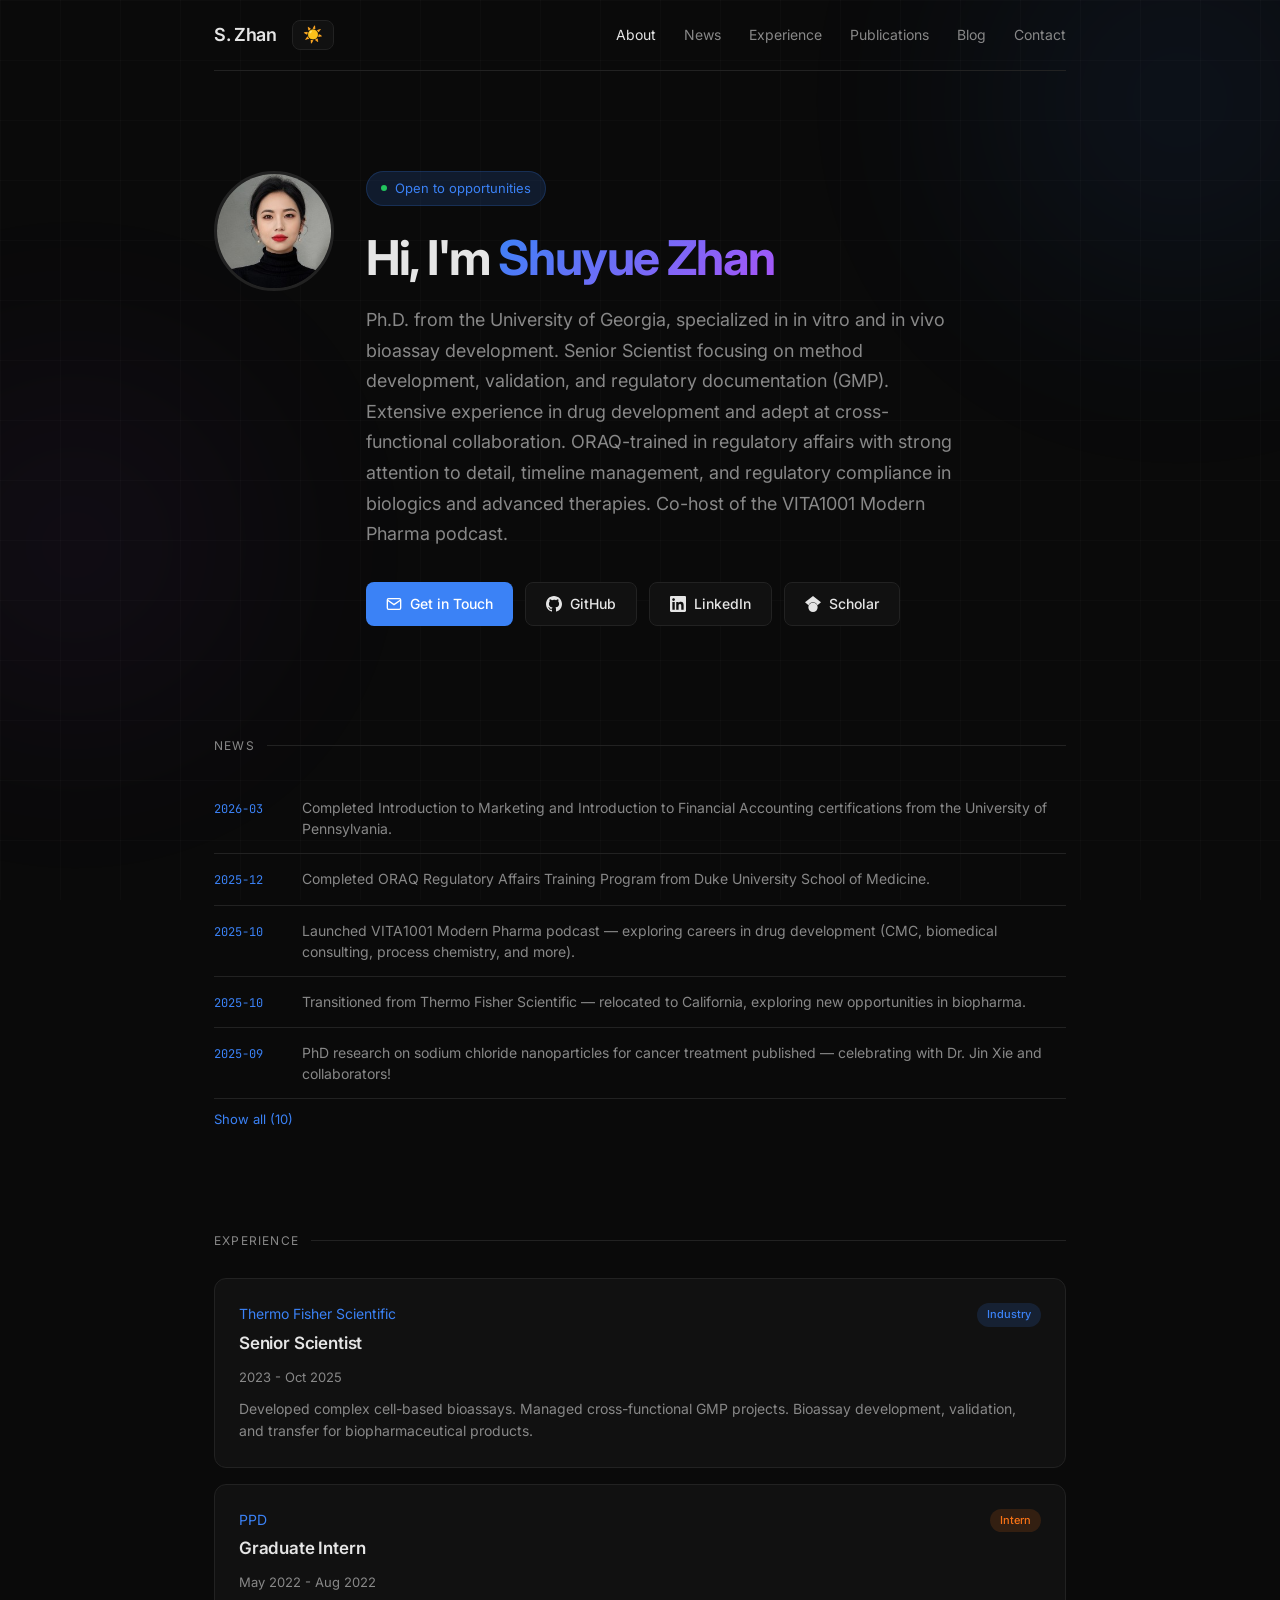
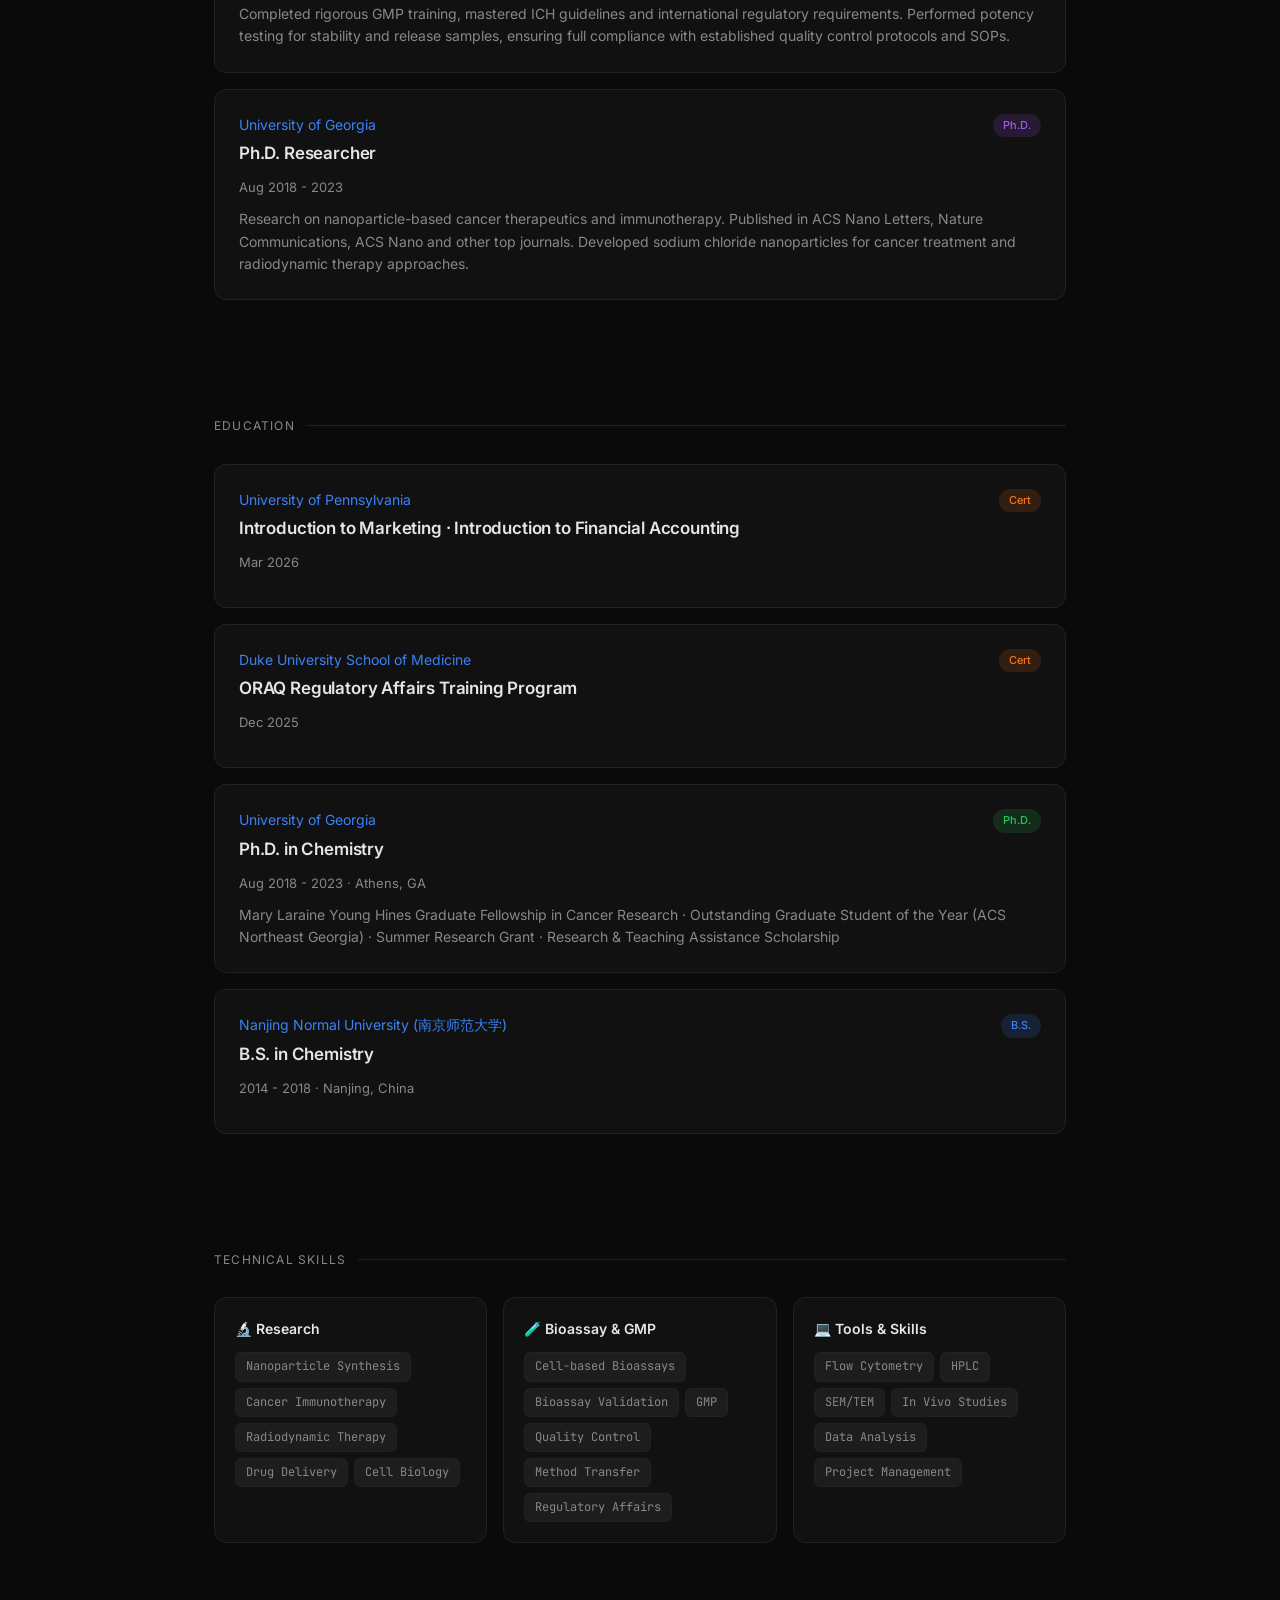
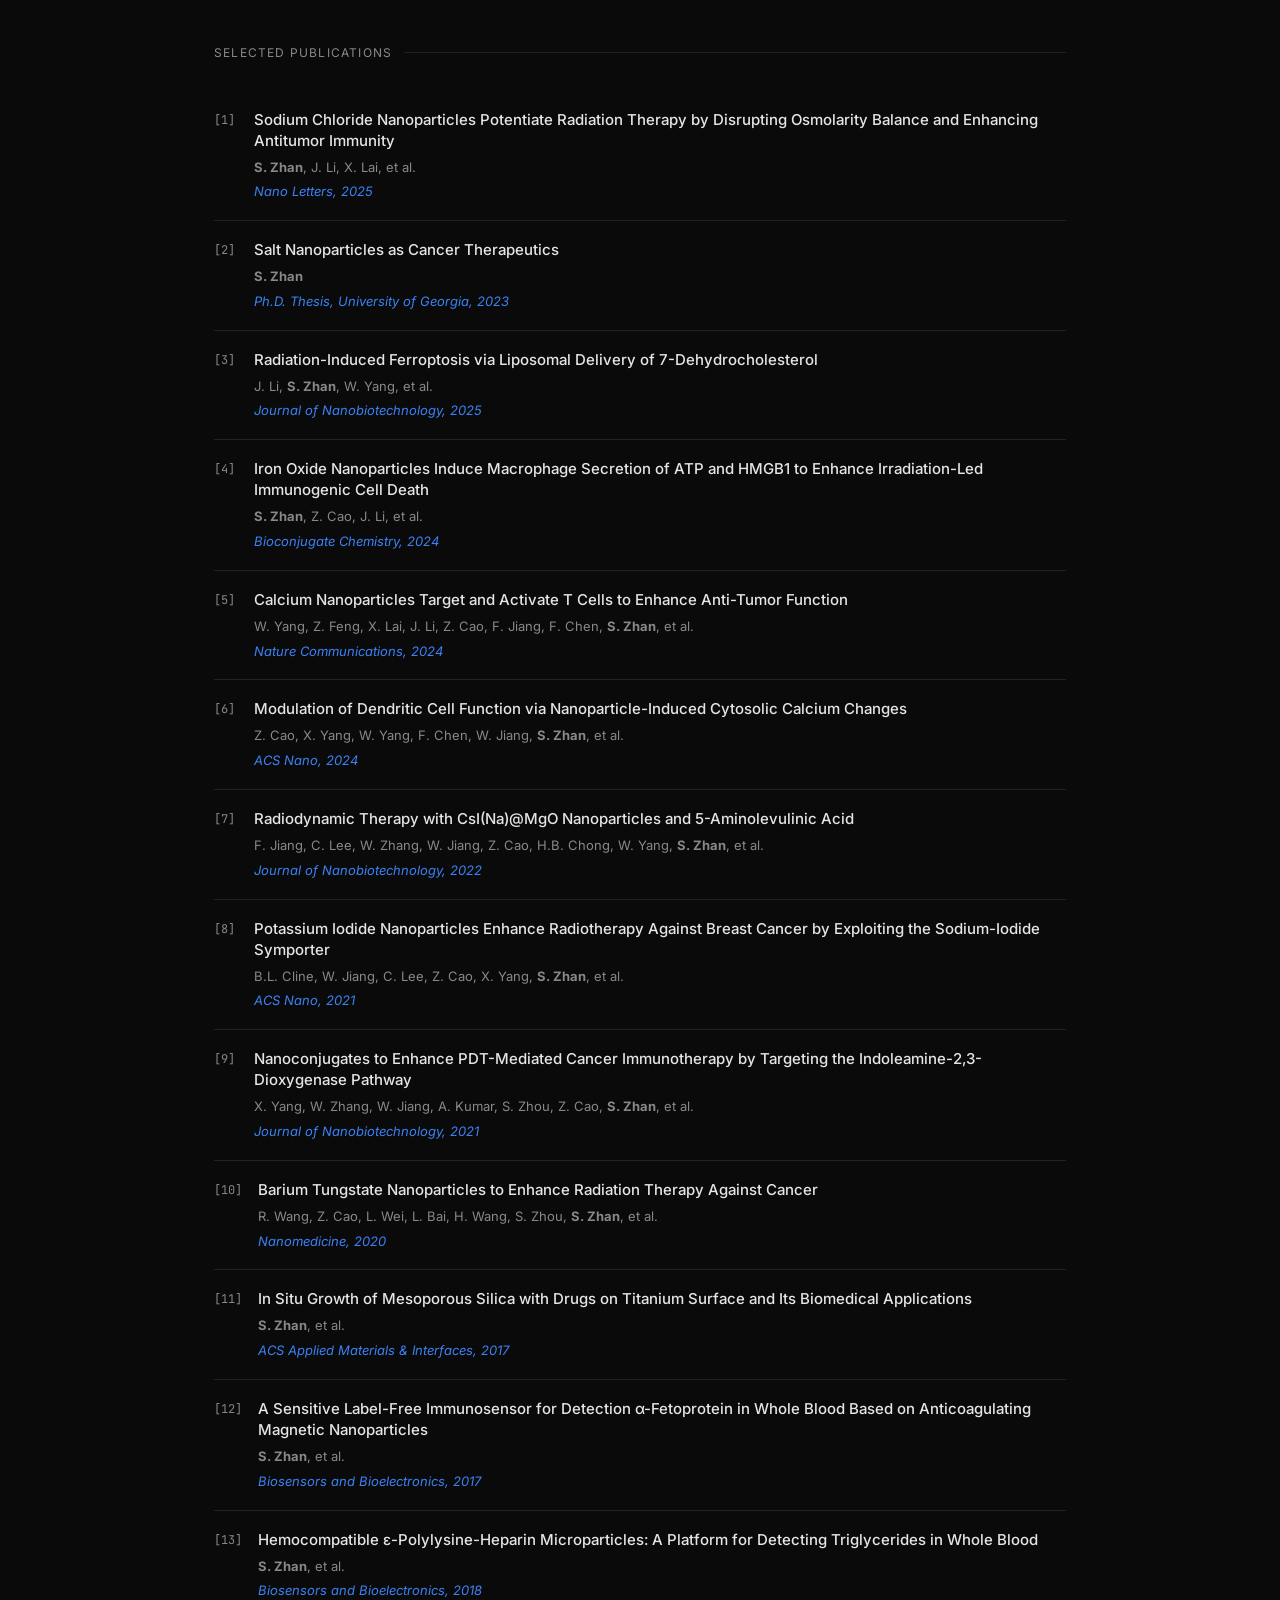
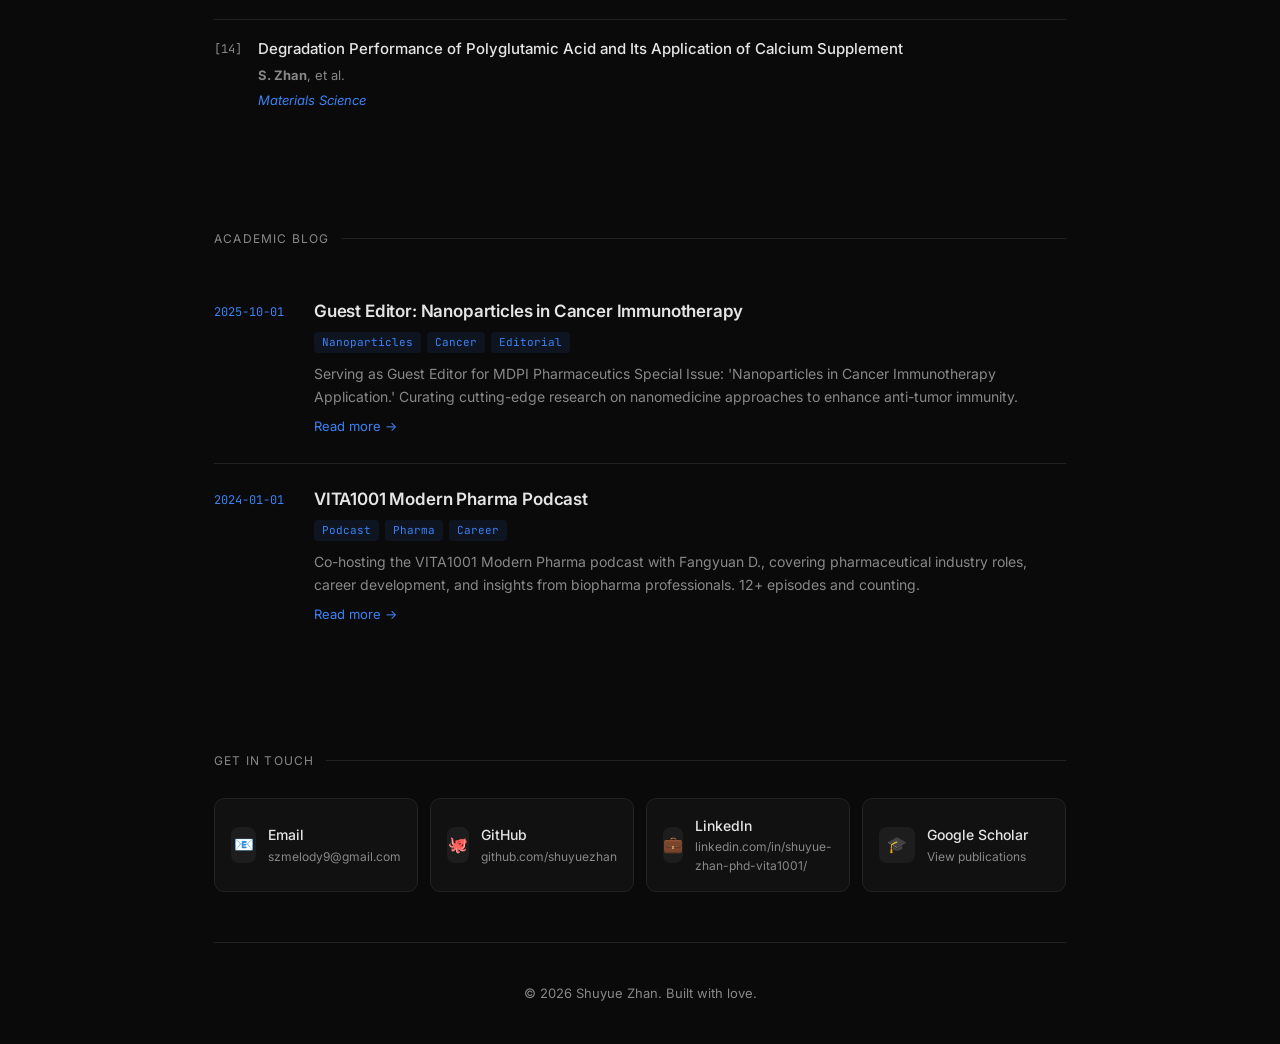
<file: index.html>
<!DOCTYPE html>
<html lang="en">
<head>
  <meta charset="UTF-8">
  <meta name="viewport" content="width=device-width, initial-scale=1.0">
  <title>Shuyue Zhan — Biopharma Scientist</title>
  <link href="https://fonts.googleapis.com/css2?family=Inter:wght@300;400;500;600;700&family=JetBrains+Mono:wght@400;500&display=swap" rel="stylesheet">
  <link rel="stylesheet" href="style.css">
</head>
<body>
  <div class="glow-orb glow-1"></div>
  <div class="glow-orb glow-2"></div>

  <div class="container">
    <nav id="nav"></nav>

    <!-- Hero -->
    <div class="hero" id="about">
      <div class="hero-top">
        <img src="photo.jpg" alt="Shuyue Zhan" class="hero-photo">
        <div>
          <div class="hero-badge"><span class="dot"></span><span id="hero-badge"></span></div>
          <h1>Hi, I'm <span class="gradient" id="hero-name"></span></h1>
          <p class="hero-desc" id="hero-desc"></p>
          <div class="hero-links" id="hero-links"></div>
        </div>
      </div>
    </div>

    <!-- News (preview) -->
    <section id="news">
      <div class="section-title">News</div>
      <ul class="news-list" id="news-list"></ul>
    </section>

    <!-- Experience -->
    <section id="experience">
      <div class="section-title">Experience</div>
      <div id="experience-list"></div>
    </section>

    <!-- Education -->
    <section id="education">
      <div class="section-title">Education</div>
      <div id="education-list"></div>
    </section>

    <!-- Skills -->
    <section id="skills">
      <div class="section-title">Technical Skills</div>
      <div class="skills-grid" id="skills-grid"></div>
    </section>

    <!-- Publications (preview) -->
    <section id="publications">
      <div class="section-title">Selected Publications</div>
      <div id="pub-list"></div>
    </section>

    <!-- Blog (preview) -->
    <section id="blog">
      <div class="section-title">Academic Blog</div>
      <div class="blog-grid" id="blog-grid"></div>
    </section>

    <!-- Contact -->
    <section id="contact">
      <div class="section-title">Get in Touch</div>
      <div class="contact-grid" id="contact-grid"></div>
    </section>

    <footer id="footer"></footer>
  </div>

  <script src="data.js"></script>
  <script src="render.js"></script>
  <script>
    // Nav — links to dedicated pages
    renderNav('nav', '', 'about');
    initTheme();

    // Hero
    $('hero-badge').textContent = SITE.badge;
    $('hero-name').textContent = SITE.name;
    $('hero-desc').textContent = SITE.heroDesc;
    $('hero-links').innerHTML = `
      <a href="mailto:${SITE.email}" class="btn-primary">${ICONS.mail} Get in Touch</a>
      <a href="${SITE.github}" class="btn-secondary" target="_blank">${ICONS.github} GitHub</a>
      <a href="${SITE.linkedin}" class="btn-secondary" target="_blank">${ICONS.linkedin} LinkedIn</a>
      <a href="${SITE.scholar}" class="btn-secondary" target="_blank">${ICONS.scholar} Scholar</a>
    `;

    // Sections
    renderNews('news-list', false);
    renderCards(SITE.experience, 'experience-list');
    renderCards(SITE.education, 'education-list');
    renderSkills('skills-grid');
    renderPublications('pub-list');
    renderBlog('blog-grid', '');
    renderContact('contact-grid');
    renderFooter('footer');
  </script>
</body>
</html>
</file>
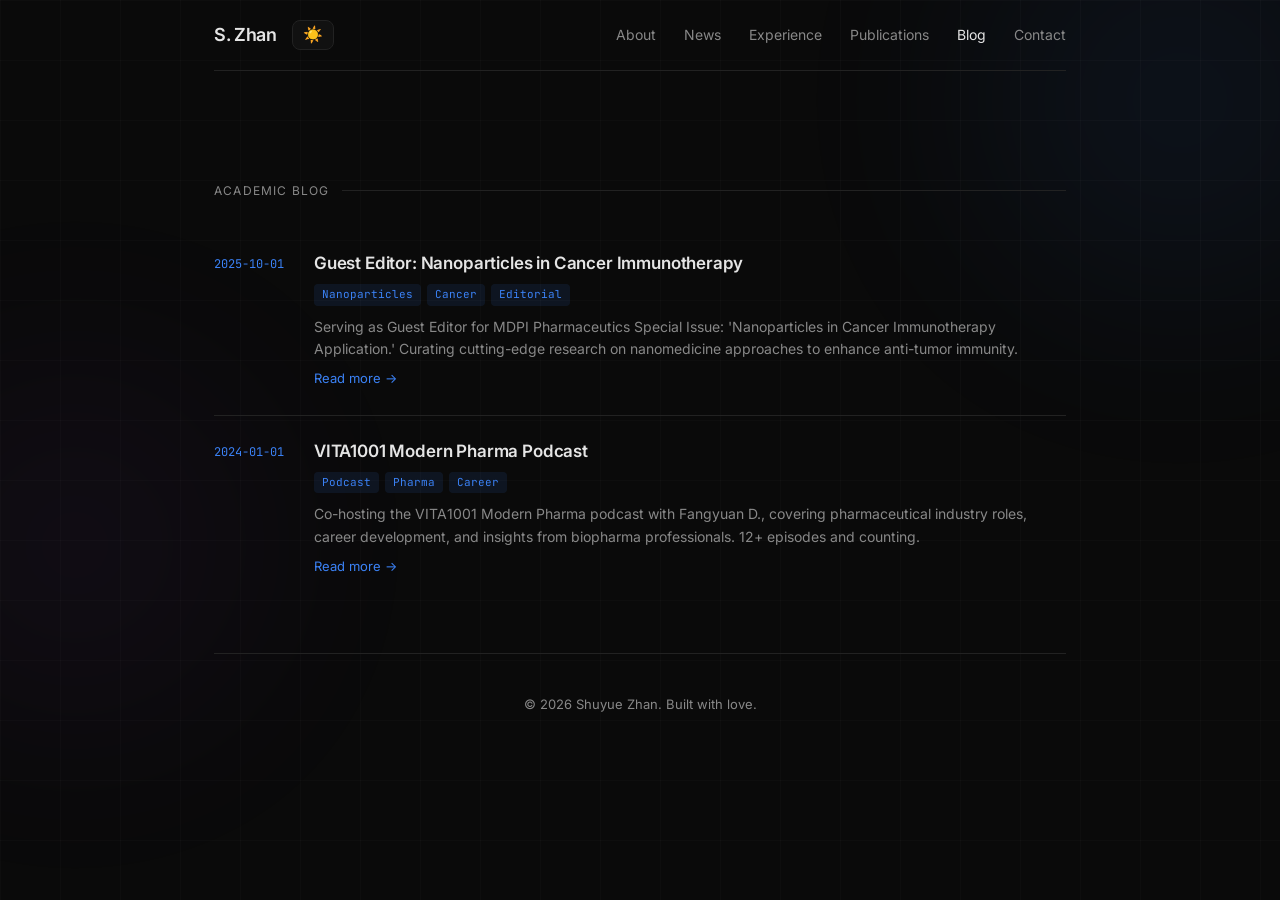
<file: pages/blog.html>
<!DOCTYPE html>
<html lang="en">
<head>
  <meta charset="UTF-8">
  <meta name="viewport" content="width=device-width, initial-scale=1.0">
  <title>Academic Blog — Shuyue Zhan</title>
  <link href="https://fonts.googleapis.com/css2?family=Inter:wght@300;400;500;600;700&family=JetBrains+Mono:wght@400;500&display=swap" rel="stylesheet">
  <link rel="stylesheet" href="../style.css">
</head>
<body>
  <div class="glow-orb glow-1"></div>
  <div class="glow-orb glow-2"></div>
  <div class="container">
    <nav id="nav"></nav>
    <section>
      <div class="section-title">Academic Blog</div>
      <div class="blog-grid" id="blog-grid"></div>
    </section>
    <footer id="footer"></footer>
  </div>
  <script src="../data.js"></script>
  <script src="../render.js"></script>
  <script>
    renderNav('nav', '../', 'blog');
    initTheme();
    renderBlog('blog-grid', '../');
    renderFooter('footer');
  </script>
</body>
</html>
</file>
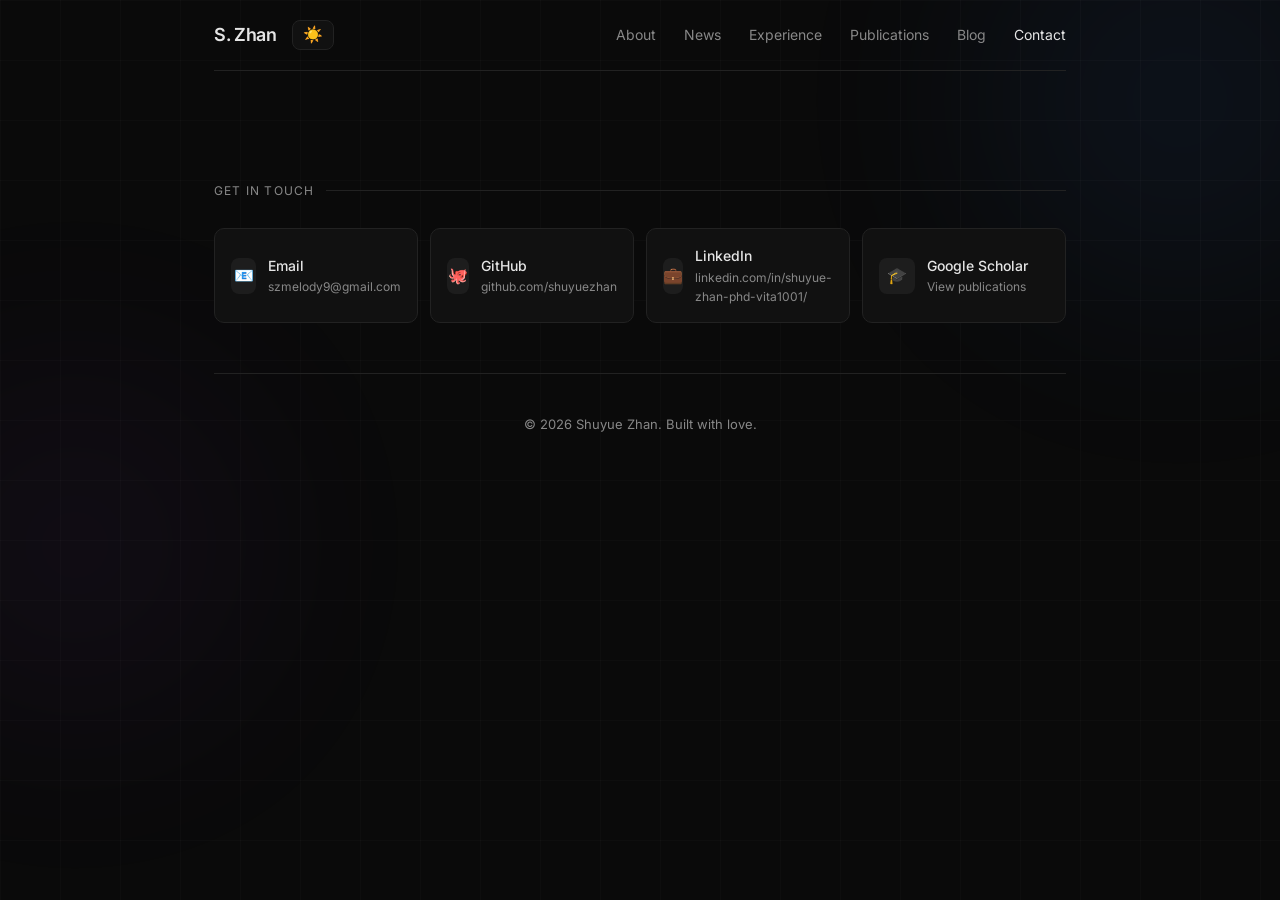
<file: pages/contact.html>
<!DOCTYPE html>
<html lang="en">
<head>
  <meta charset="UTF-8">
  <meta name="viewport" content="width=device-width, initial-scale=1.0">
  <title>Contact — Shuyue Zhan</title>
  <link href="https://fonts.googleapis.com/css2?family=Inter:wght@300;400;500;600;700&family=JetBrains+Mono:wght@400;500&display=swap" rel="stylesheet">
  <link rel="stylesheet" href="../style.css">
</head>
<body>
  <div class="glow-orb glow-1"></div>
  <div class="glow-orb glow-2"></div>
  <div class="container">
    <nav id="nav"></nav>
    <section>
      <div class="section-title">Get in Touch</div>
      <div class="contact-grid" id="contact-grid"></div>
    </section>
    <footer id="footer"></footer>
  </div>
  <script src="../data.js"></script>
  <script src="../render.js"></script>
  <script>
    renderNav('nav', '../', 'contact');
    initTheme();
    renderContact('contact-grid');
    renderFooter('footer');
  </script>
</body>
</html>
</file>
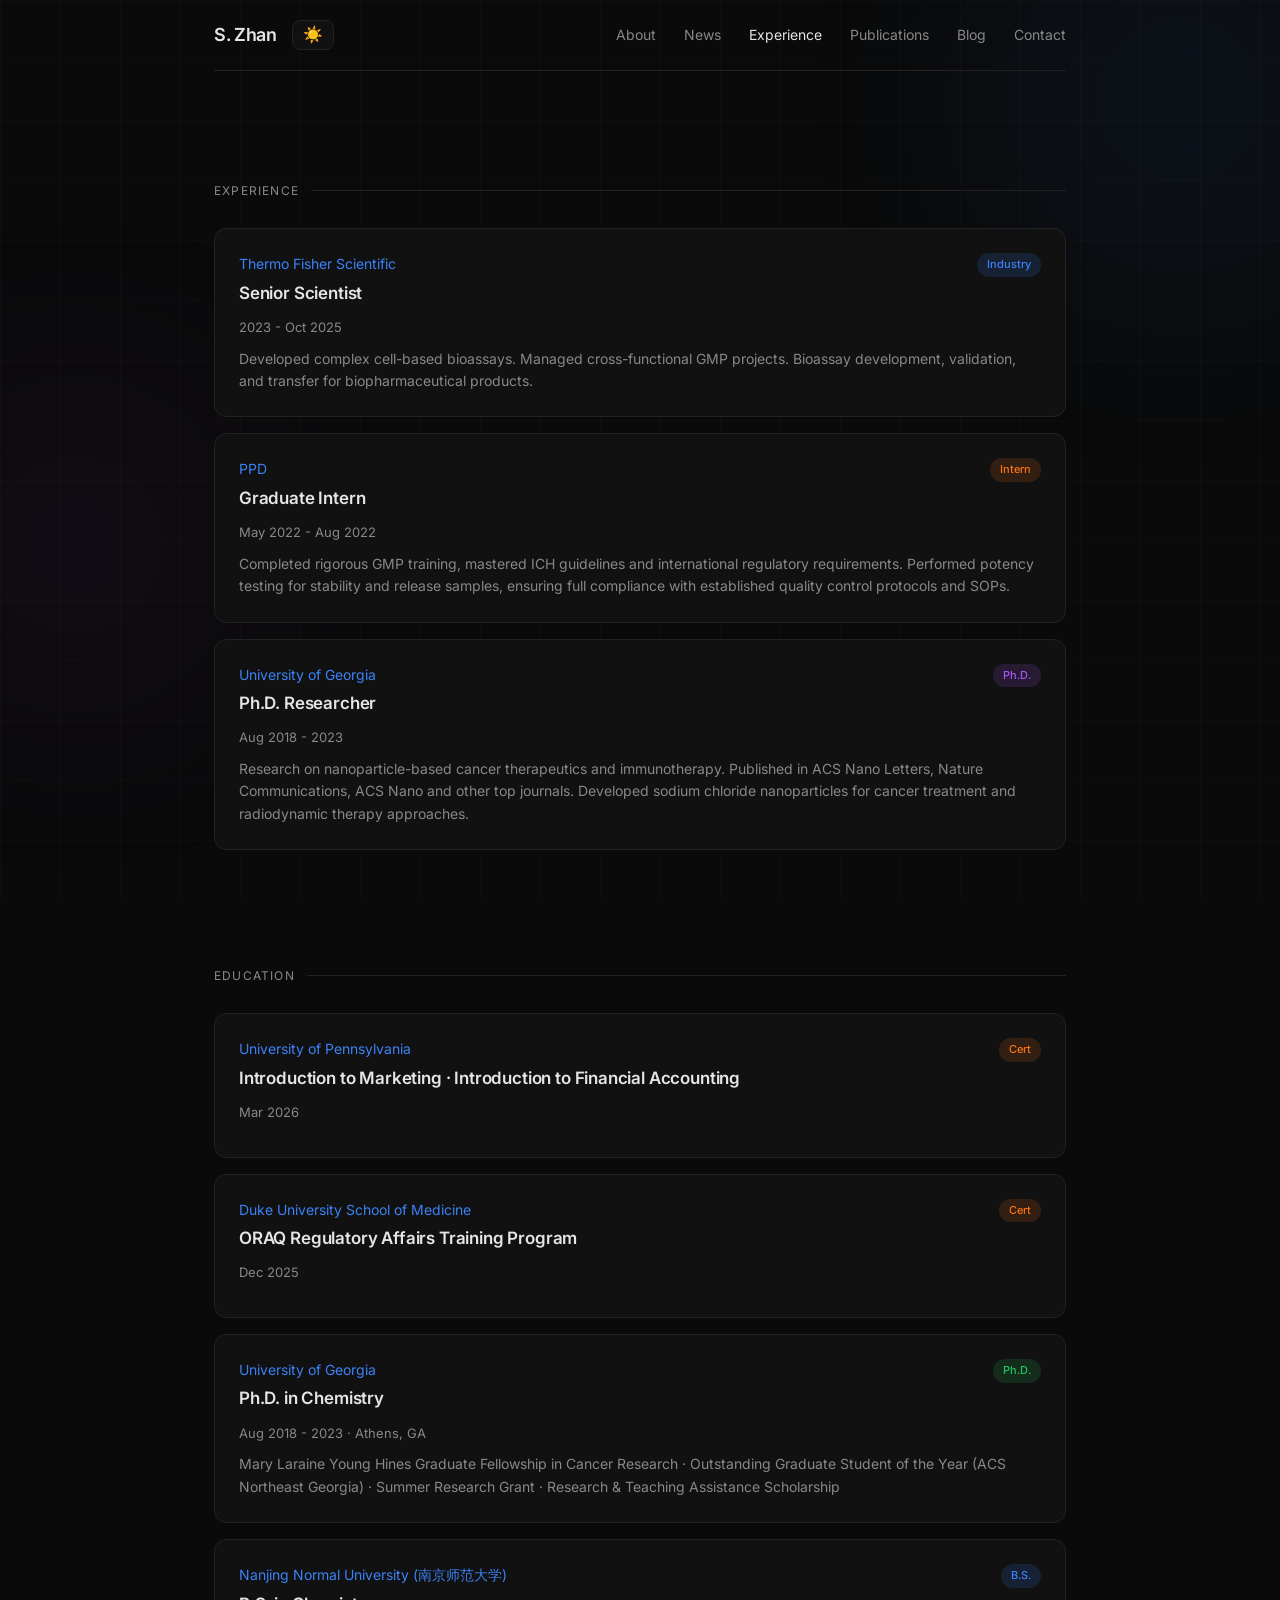
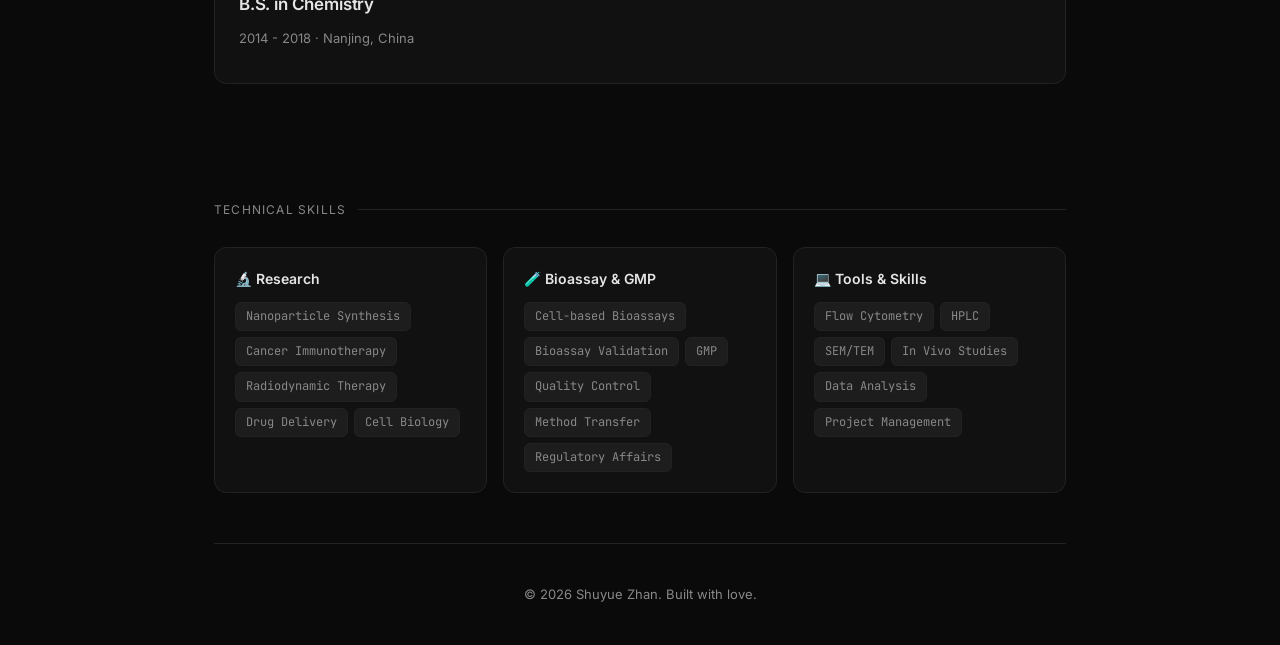
<file: pages/experience.html>
<!DOCTYPE html>
<html lang="en">
<head>
  <meta charset="UTF-8">
  <meta name="viewport" content="width=device-width, initial-scale=1.0">
  <title>Experience — Shuyue Zhan</title>
  <link href="https://fonts.googleapis.com/css2?family=Inter:wght@300;400;500;600;700&family=JetBrains+Mono:wght@400;500&display=swap" rel="stylesheet">
  <link rel="stylesheet" href="../style.css">
</head>
<body>
  <div class="glow-orb glow-1"></div>
  <div class="glow-orb glow-2"></div>
  <div class="container">
    <nav id="nav"></nav>
    <section>
      <div class="section-title">Experience</div>
      <div id="experience-list"></div>
    </section>
    <section>
      <div class="section-title">Education</div>
      <div id="education-list"></div>
    </section>
    <section>
      <div class="section-title">Technical Skills</div>
      <div class="skills-grid" id="skills-grid"></div>
    </section>
    <footer id="footer"></footer>
  </div>
  <script src="../data.js"></script>
  <script src="../render.js"></script>
  <script>
    renderNav('nav', '../', 'experience');
    initTheme();
    renderCards(SITE.experience, 'experience-list');
    renderCards(SITE.education, 'education-list');
    renderSkills('skills-grid');
    renderFooter('footer');
  </script>
</body>
</html>
</file>
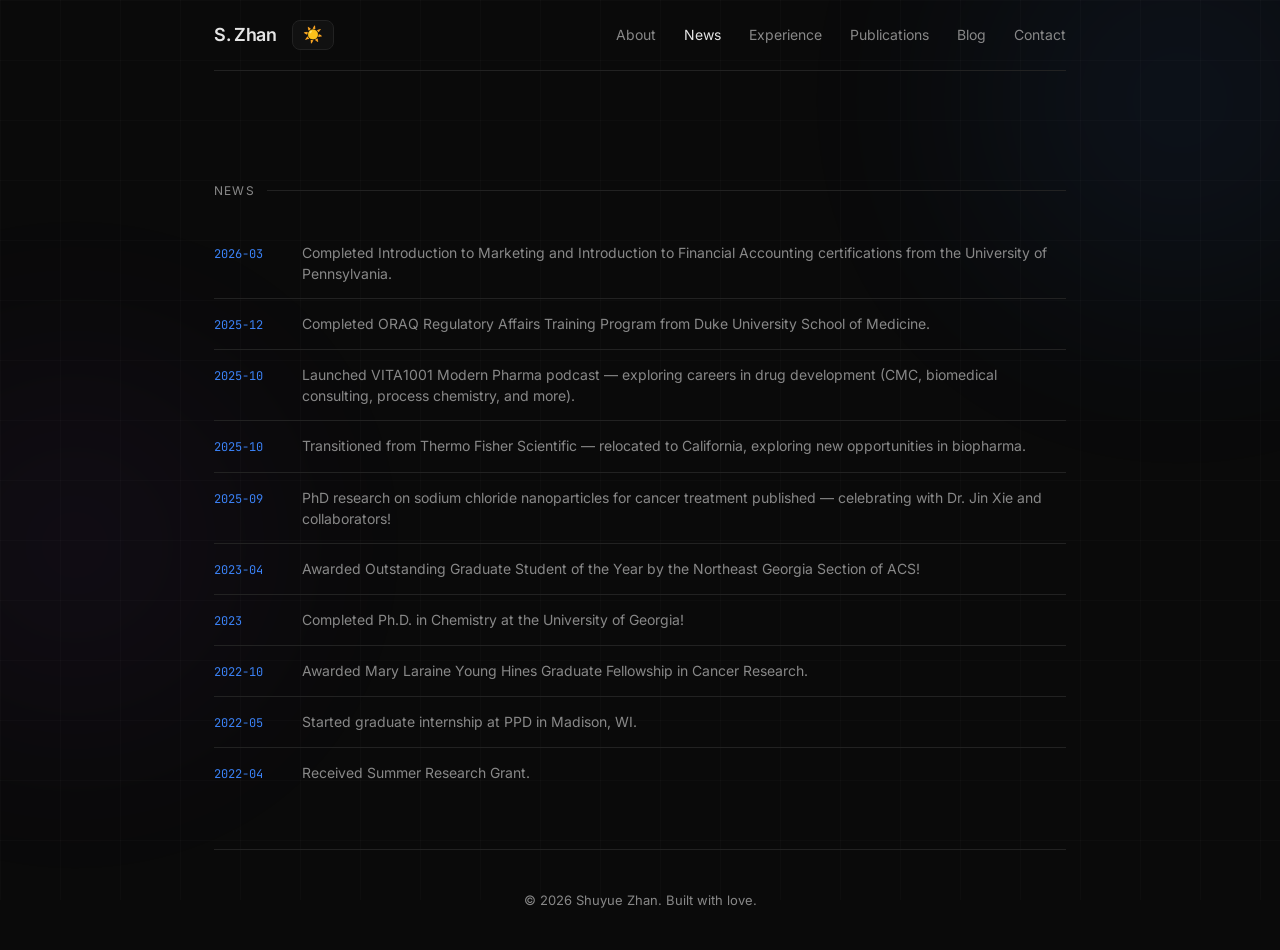
<file: pages/news.html>
<!DOCTYPE html>
<html lang="en">
<head>
  <meta charset="UTF-8">
  <meta name="viewport" content="width=device-width, initial-scale=1.0">
  <title>News — Shuyue Zhan</title>
  <link href="https://fonts.googleapis.com/css2?family=Inter:wght@300;400;500;600;700&family=JetBrains+Mono:wght@400;500&display=swap" rel="stylesheet">
  <link rel="stylesheet" href="../style.css">
</head>
<body>
  <div class="glow-orb glow-1"></div>
  <div class="glow-orb glow-2"></div>
  <div class="container">
    <nav id="nav"></nav>
    <section>
      <div class="section-title">News</div>
      <ul class="news-list" id="news-list"></ul>
    </section>
    <footer id="footer"></footer>
  </div>
  <script src="../data.js"></script>
  <script src="../render.js"></script>
  <script>
    renderNav('nav', '../', 'news');
    initTheme();
    renderNews('news-list', true);
    renderFooter('footer');
  </script>
</body>
</html>
</file>
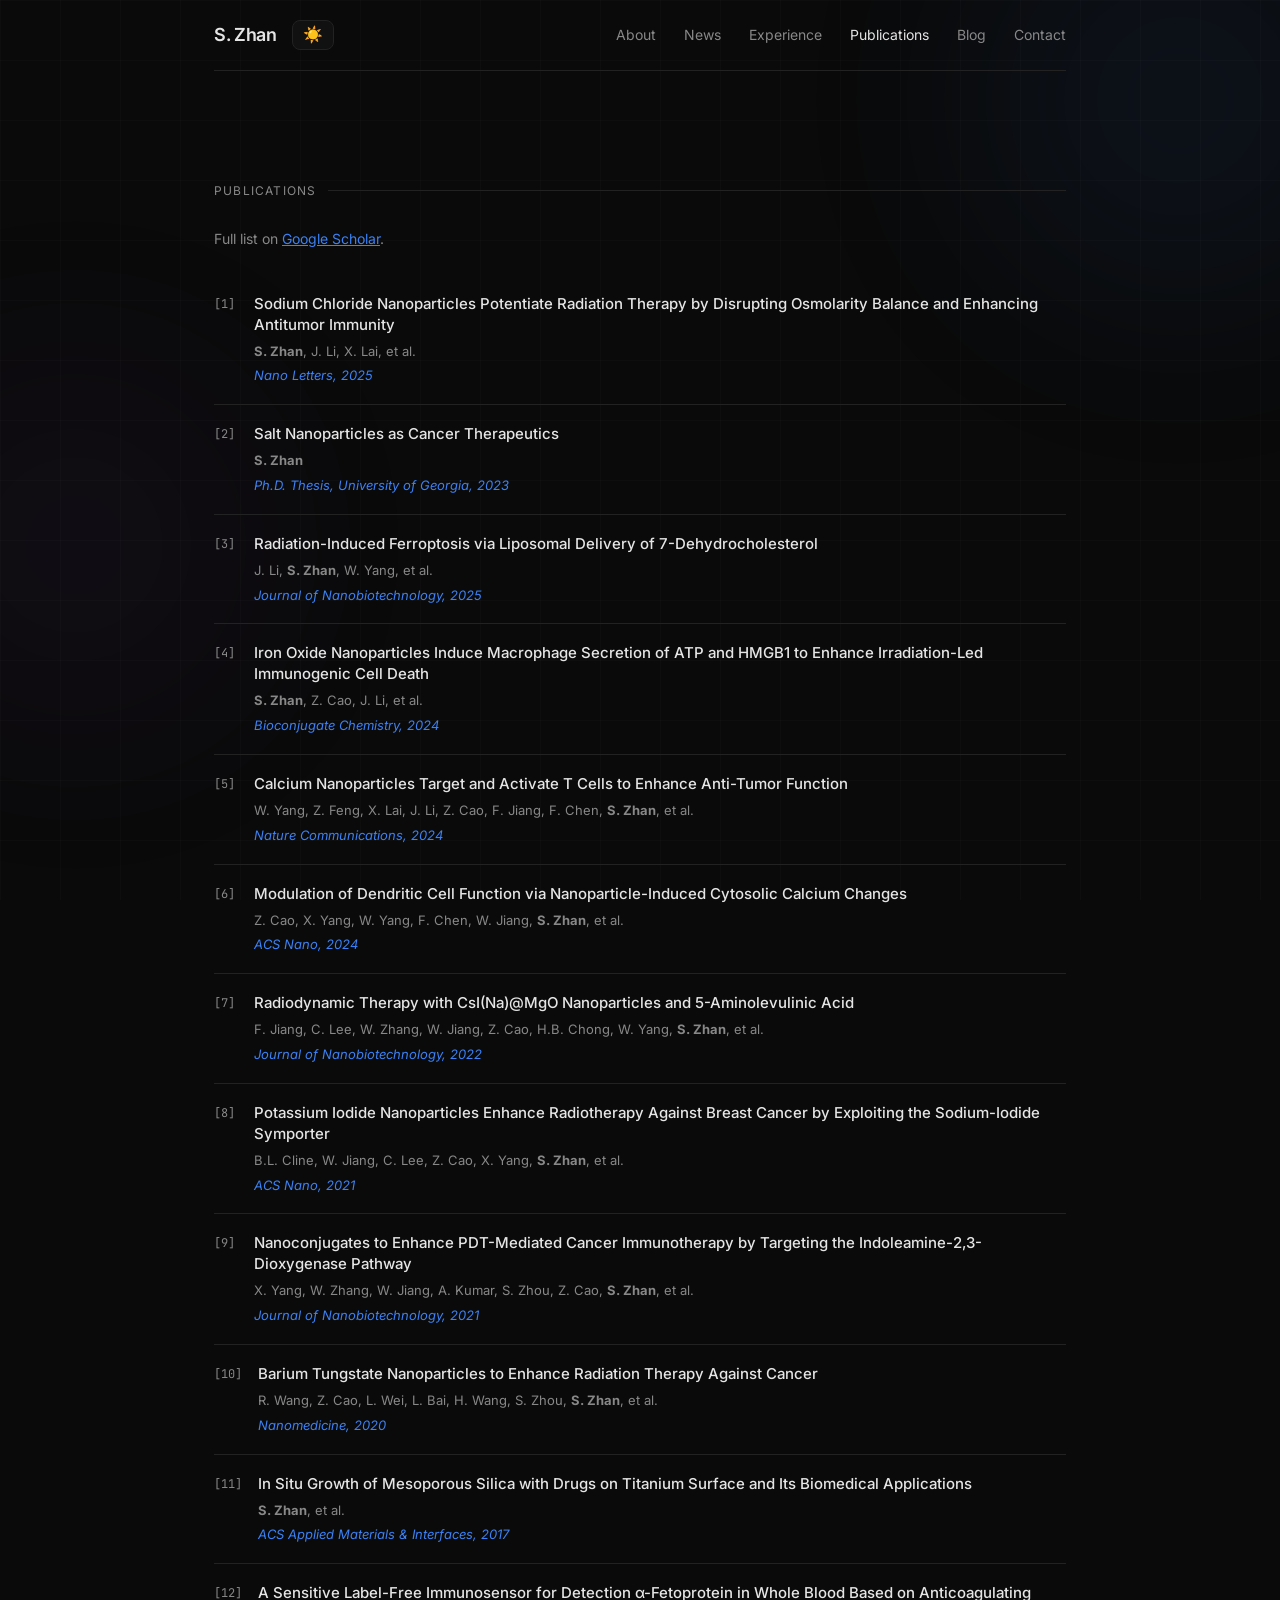
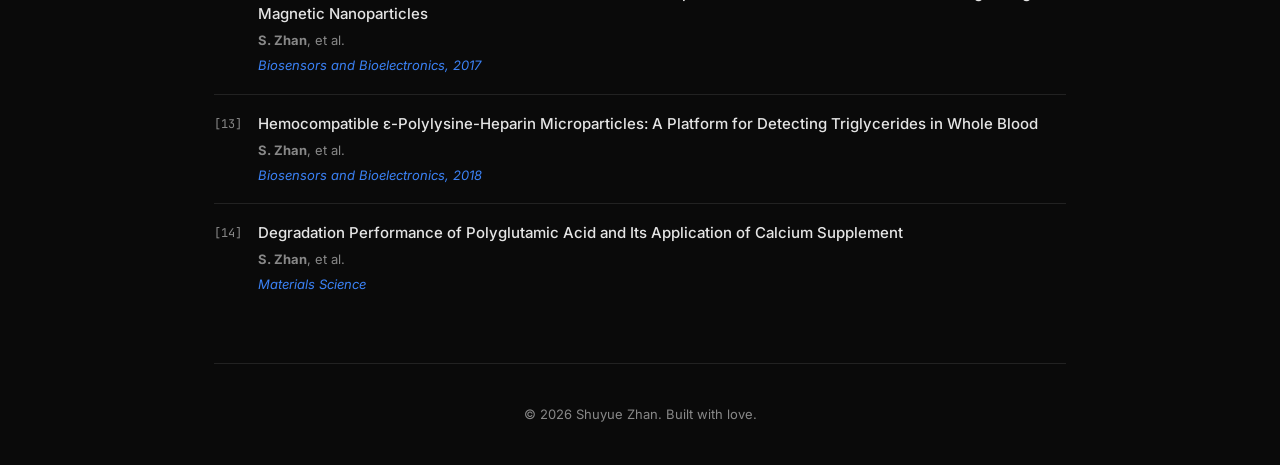
<file: pages/publications.html>
<!DOCTYPE html>
<html lang="en">
<head>
  <meta charset="UTF-8">
  <meta name="viewport" content="width=device-width, initial-scale=1.0">
  <title>Publications — Shuyue Zhan</title>
  <link href="https://fonts.googleapis.com/css2?family=Inter:wght@300;400;500;600;700&family=JetBrains+Mono:wght@400;500&display=swap" rel="stylesheet">
  <link rel="stylesheet" href="../style.css">
</head>
<body>
  <div class="glow-orb glow-1"></div>
  <div class="glow-orb glow-2"></div>
  <div class="container">
    <nav id="nav"></nav>
    <section>
      <div class="section-title">Publications</div>
      <p id="scholar-link" style="color:var(--text-muted);font-size:14px;margin-bottom:24px;"></p>
      <div id="pub-list"></div>
    </section>
    <footer id="footer"></footer>
  </div>
  <script src="../data.js"></script>
  <script src="../render.js"></script>
  <script>
    renderNav('nav', '../', 'publications');
    initTheme();
    document.getElementById('scholar-link').innerHTML = 'Full list on <a href="' + SITE.scholar + '" target="_blank" style="color:var(--accent)">Google Scholar</a>.';
    renderPublications('pub-list');
    renderFooter('footer');
  </script>
</body>
</html>
</file>
<file: style.css>
/* ============================================================
   style.css — 日夜双主题 + 所有组件样式
   ============================================================ */

/* ---- Night theme (default) ---- */
:root {
  --bg: #0a0a0a;
  --bg-card: #111111;
  --bg-card-hover: #1a1a1a;
  --border: #222;
  --text: #e5e5e5;
  --text-muted: #888;
  --accent: #3b82f6;
  --accent-hover: #2563eb;
  --accent-glow: rgba(59, 130, 246, 0.15);
  --accent-border: rgba(59, 130, 246, 0.2);
  --green: #22c55e;
  --purple: #a855f7;
  --orange: #f97316;
  --grid-line: rgba(255, 255, 255, 0.02);
  --skill-tag-bg: rgba(255, 255, 255, 0.05);
  --contact-icon-bg: rgba(255, 255, 255, 0.05);
  --glow1-color: #3b82f6;
  --glow2-color: #a855f7;
  --glow1-opacity: 0.08;
  --glow2-opacity: 0.06;
  --card-hover-border: #333;
  --gradient-from: var(--accent);
  --gradient-to: var(--purple);
}

/* ---- Day theme ---- */
[data-theme="day"] {
  --bg: #f8f9fa;
  --bg-card: #ffffff;
  --bg-card-hover: #f0f1f3;
  --border: #e0e0e0;
  --text: #1a1a1a;
  --text-muted: #666;
  --accent: #2563eb;
  --accent-hover: #1d4ed8;
  --accent-glow: rgba(37, 99, 235, 0.1);
  --accent-border: rgba(37, 99, 235, 0.2);
  --green: #16a34a;
  --purple: #9333ea;
  --orange: #ea580c;
  --grid-line: rgba(0, 0, 0, 0.03);
  --skill-tag-bg: rgba(0, 0, 0, 0.04);
  --contact-icon-bg: rgba(0, 0, 0, 0.04);
  --glow1-color: #60a5fa;
  --glow2-color: #c084fc;
  --glow1-opacity: 0.10;
  --glow2-opacity: 0.08;
  --card-hover-border: #ccc;
  --gradient-from: #2563eb;
  --gradient-to: #9333ea;
}

/* ---- Reset ---- */
* { margin: 0; padding: 0; box-sizing: border-box; }

body {
  font-family: 'Inter', -apple-system, sans-serif;
  background: var(--bg);
  color: var(--text);
  line-height: 1.6;
  overflow-x: hidden;
  transition: background 0.4s, color 0.4s;
}

/* Grid overlay */
body::before {
  content: '';
  position: fixed;
  inset: 0;
  background-image:
    linear-gradient(var(--grid-line) 1px, transparent 1px),
    linear-gradient(90deg, var(--grid-line) 1px, transparent 1px);
  background-size: 60px 60px;
  pointer-events: none;
  z-index: 0;
}

/* Glow orbs */
.glow-orb {
  position: fixed;
  border-radius: 50%;
  filter: blur(120px);
  pointer-events: none;
  z-index: 0;
  transition: opacity 0.4s, background 0.4s;
}
.glow-1 { width: 400px; height: 400px; background: var(--glow1-color); top: -100px; right: -100px; opacity: var(--glow1-opacity); }
.glow-2 { width: 350px; height: 350px; background: var(--glow2-color); bottom: 20%; left: -100px; opacity: var(--glow2-opacity); }

/* ---- Layout ---- */
.container {
  max-width: 900px;
  margin: 0 auto;
  padding: 0 24px;
  position: relative;
  z-index: 1;
}

/* ---- Nav ---- */
nav {
  padding: 20px 0;
  display: flex;
  justify-content: space-between;
  align-items: center;
  border-bottom: 1px solid var(--border);
  margin-bottom: 60px;
}
.nav-left { display: flex; align-items: center; gap: 16px; }
.nav-name { font-weight: 600; font-size: 18px; letter-spacing: -0.02em; }
.nav-links { display: flex; gap: 28px; }
.nav-links a {
  color: var(--text-muted);
  text-decoration: none;
  font-size: 14px;
  transition: color 0.2s;
}
.nav-links a:hover { color: var(--text); }

/* Theme toggle */
.theme-toggle {
  background: var(--bg-card);
  border: 1px solid var(--border);
  border-radius: 8px;
  padding: 6px 10px;
  cursor: pointer;
  font-size: 16px;
  line-height: 1;
  transition: all 0.2s;
}
.theme-toggle:hover { border-color: var(--card-hover-border); }

/* ---- Hero ---- */
.hero { padding: 40px 0 60px; }
.hero-top { display: flex; align-items: flex-start; gap: 32px; }
.hero-photo {
  width: 120px; height: 120px;
  border-radius: 50%;
  border: 3px solid var(--border);
  object-fit: cover;
  flex-shrink: 0;
  transition: border-color 0.3s;
}
.hero-photo:hover { border-color: var(--accent); }
@media (max-width: 640px) {
  .hero-top { flex-direction: column; align-items: center; text-align: center; }
  .hero-photo { width: 100px; height: 100px; }
  .hero-desc { max-width: 100%; }
  .hero-links { justify-content: center; }
}
.hero-badge {
  display: inline-flex;
  align-items: center;
  gap: 8px;
  padding: 6px 14px;
  background: var(--accent-glow);
  border: 1px solid var(--accent-border);
  border-radius: 20px;
  font-size: 13px;
  color: var(--accent);
  margin-bottom: 24px;
}
.hero-badge .dot {
  width: 6px; height: 6px;
  background: var(--green);
  border-radius: 50%;
  animation: pulse 2s infinite;
}
@keyframes pulse {
  0%, 100% { opacity: 1; }
  50% { opacity: 0.4; }
}
.hero h1 {
  font-size: 48px;
  font-weight: 700;
  letter-spacing: -0.03em;
  line-height: 1.15;
  margin-bottom: 20px;
}
.hero h1 .gradient {
  background: linear-gradient(135deg, var(--gradient-from), var(--gradient-to));
  -webkit-background-clip: text;
  -webkit-text-fill-color: transparent;
  background-clip: text;
}
.hero-desc {
  font-size: 18px;
  color: var(--text-muted);
  max-width: 600px;
  line-height: 1.7;
}
.hero-links { display: flex; gap: 12px; margin-top: 32px; flex-wrap: wrap; }
.hero-links a {
  display: inline-flex;
  align-items: center;
  gap: 8px;
  padding: 10px 20px;
  border-radius: 8px;
  font-size: 14px;
  font-weight: 500;
  text-decoration: none;
  transition: all 0.2s;
}
.btn-primary { background: var(--accent); color: #fff; }
.btn-primary:hover { background: var(--accent-hover); }
.btn-secondary {
  background: var(--bg-card);
  color: var(--text);
  border: 1px solid var(--border);
}
.btn-secondary:hover { background: var(--bg-card-hover); border-color: var(--card-hover-border); }

/* ---- Section ---- */
section { padding: 50px 0; }
.section-title {
  font-size: 12px;
  text-transform: uppercase;
  letter-spacing: 0.1em;
  color: var(--text-muted);
  margin-bottom: 28px;
  display: flex;
  align-items: center;
  gap: 12px;
}
.section-title::after {
  content: '';
  flex: 1;
  height: 1px;
  background: var(--border);
}

/* ---- Card ---- */
.card {
  background: var(--bg-card);
  border: 1px solid var(--border);
  border-radius: 12px;
  padding: 24px;
  margin-bottom: 16px;
  transition: all 0.25s;
}
.card:hover {
  background: var(--bg-card-hover);
  border-color: var(--card-hover-border);
  transform: translateY(-2px);
}
.card-header {
  display: flex;
  justify-content: space-between;
  align-items: flex-start;
  margin-bottom: 10px;
}
.card-title { font-size: 17px; font-weight: 600; letter-spacing: -0.01em; }
.card-tag { font-size: 11px; padding: 3px 10px; border-radius: 12px; font-weight: 500; }
.tag-blue   { background: rgba(59, 130, 246, 0.15); color: var(--accent); }
.tag-green  { background: rgba(34, 197, 94, 0.15);  color: var(--green); }
.tag-purple { background: rgba(168, 85, 247, 0.15); color: var(--purple); }
.tag-orange { background: rgba(249, 115, 22, 0.15); color: var(--orange); }
.card-org { font-size: 14px; color: var(--accent); margin-bottom: 4px; }
.card-date { font-size: 13px; color: var(--text-muted); margin-bottom: 10px; }
.card-desc { font-size: 14px; color: var(--text-muted); line-height: 1.6; }

/* ---- Skills ---- */
.skills-grid {
  display: grid;
  grid-template-columns: repeat(auto-fill, minmax(250px, 1fr));
  gap: 16px;
}
.skill-card {
  background: var(--bg-card);
  border: 1px solid var(--border);
  border-radius: 12px;
  padding: 20px;
  transition: all 0.25s;
}
.skill-card:hover { border-color: var(--card-hover-border); transform: translateY(-2px); }
.skill-card h3 {
  font-size: 14px;
  font-weight: 600;
  margin-bottom: 12px;
  display: flex;
  align-items: center;
  gap: 8px;
}
.skill-tags { display: flex; flex-wrap: wrap; gap: 6px; }
.skill-tag {
  font-size: 12px;
  padding: 4px 10px;
  background: var(--skill-tag-bg);
  border: 1px solid var(--border);
  border-radius: 6px;
  color: var(--text-muted);
  font-family: 'JetBrains Mono', monospace;
}

/* ---- Publications ---- */
.pub-item {
  display: flex;
  gap: 16px;
  padding: 18px 0;
  border-bottom: 1px solid var(--border);
  transition: padding-left 0.2s;
}
.pub-item:last-child { border-bottom: none; }
.pub-item:hover { padding-left: 8px; }
.pub-num {
  font-family: 'JetBrains Mono', monospace;
  font-size: 12px;
  color: var(--text-muted);
  min-width: 24px;
  padding-top: 2px;
}
.pub-content { flex: 1; }
.pub-title { font-size: 15px; font-weight: 500; margin-bottom: 6px; line-height: 1.4; }
.pub-title a { color: var(--text); text-decoration: none; }
.pub-title a:hover { color: var(--accent); }
.pub-authors { font-size: 13px; color: var(--text-muted); margin-bottom: 4px; }
.pub-venue { font-size: 13px; color: var(--accent); font-style: italic; }

/* ---- Contact ---- */
.contact-grid {
  display: grid;
  grid-template-columns: repeat(auto-fit, minmax(200px, 1fr));
  gap: 12px;
}
.contact-item {
  display: flex;
  align-items: center;
  gap: 12px;
  padding: 16px;
  background: var(--bg-card);
  border: 1px solid var(--border);
  border-radius: 10px;
  text-decoration: none;
  color: var(--text);
  font-size: 14px;
  transition: all 0.2s;
}
.contact-item:hover { border-color: var(--accent); background: var(--bg-card-hover); }
.contact-icon {
  width: 36px; height: 36px;
  display: flex;
  align-items: center;
  justify-content: center;
  background: var(--contact-icon-bg);
  border-radius: 8px;
  font-size: 16px;
}
.contact-label { font-weight: 500; }
.contact-sub { font-size: 12px; color: var(--text-muted); }

/* ---- News ---- */
.news-list { list-style: none; }
.news-item {
  display: flex;
  gap: 16px;
  padding: 14px 0;
  border-bottom: 1px solid var(--border);
  font-size: 14px;
  align-items: baseline;
}
.news-item:last-child { border-bottom: none; }
.news-date {
  font-family: 'JetBrains Mono', monospace;
  font-size: 12px;
  color: var(--accent);
  white-space: nowrap;
  min-width: 72px;
}
.news-text { color: var(--text-muted); line-height: 1.5; }
.news-show-more {
  display: inline-block;
  margin-top: 12px;
  font-size: 13px;
  color: var(--accent);
  cursor: pointer;
  background: none;
  border: none;
  padding: 0;
  font-family: inherit;
}
.news-show-more:hover { text-decoration: underline; }

/* ---- Blog ---- */
.blog-grid {
  display: flex;
  flex-direction: column;
  gap: 0;
}
.blog-card {
  display: flex;
  gap: 20px;
  align-items: flex-start;
  padding: 24px 0;
  border-bottom: 1px solid var(--border);
  transition: all 0.2s;
}
.blog-card:last-child { border-bottom: none; }
.blog-card:hover { padding-left: 8px; }
.blog-card-date-col {
  min-width: 80px;
  font-family: 'JetBrains Mono', monospace;
  font-size: 12px;
  color: var(--accent);
  padding-top: 3px;
  white-space: nowrap;
}
.blog-card-content { flex: 1; }
.blog-card-title {
  font-size: 17px;
  font-weight: 600;
  margin-bottom: 8px;
  letter-spacing: -0.01em;
  line-height: 1.4;
}
.blog-card-title a { color: var(--text); text-decoration: none; }
.blog-card-title a:hover { color: var(--accent); }
.blog-card-meta {
  font-size: 12px;
  color: var(--text-muted);
  margin-bottom: 10px;
  display: flex;
  align-items: center;
  gap: 10px;
}
.blog-card-tags { display: flex; gap: 6px; flex-wrap: wrap; }
.blog-tag {
  font-size: 11px;
  padding: 2px 8px;
  background: rgba(59, 130, 246, 0.1);
  color: var(--accent);
  border-radius: 4px;
  font-family: 'JetBrains Mono', monospace;
}
.blog-card-summary {
  font-size: 14px;
  color: var(--text-muted);
  line-height: 1.6;
}
.blog-card-readmore {
  display: inline-block;
  margin-top: 8px;
  font-size: 13px;
  color: var(--accent);
  text-decoration: none;
}
.blog-card-readmore:hover { text-decoration: underline; }
.blog-empty {
  color: var(--text-muted);
  font-size: 14px;
  font-style: italic;
}

/* ---- Footer ---- */
footer {
  padding: 40px 0;
  border-top: 1px solid var(--border);
  text-align: center;
  color: var(--text-muted);
  font-size: 13px;
}

/* ---- Responsive ---- */
@media (max-width: 640px) {
  .hero h1 { font-size: 32px; }
  .hero-desc { font-size: 16px; }
  nav { flex-direction: column; gap: 16px; }
  .skills-grid { grid-template-columns: 1fr; }
  .contact-grid { grid-template-columns: 1fr; }
  .blog-card { flex-direction: column; gap: 8px; }
  .blog-card-date-col { min-width: auto; }
  .pub-item { flex-direction: column; gap: 4px; }
  .pub-num { min-width: auto; }
}
</file>
